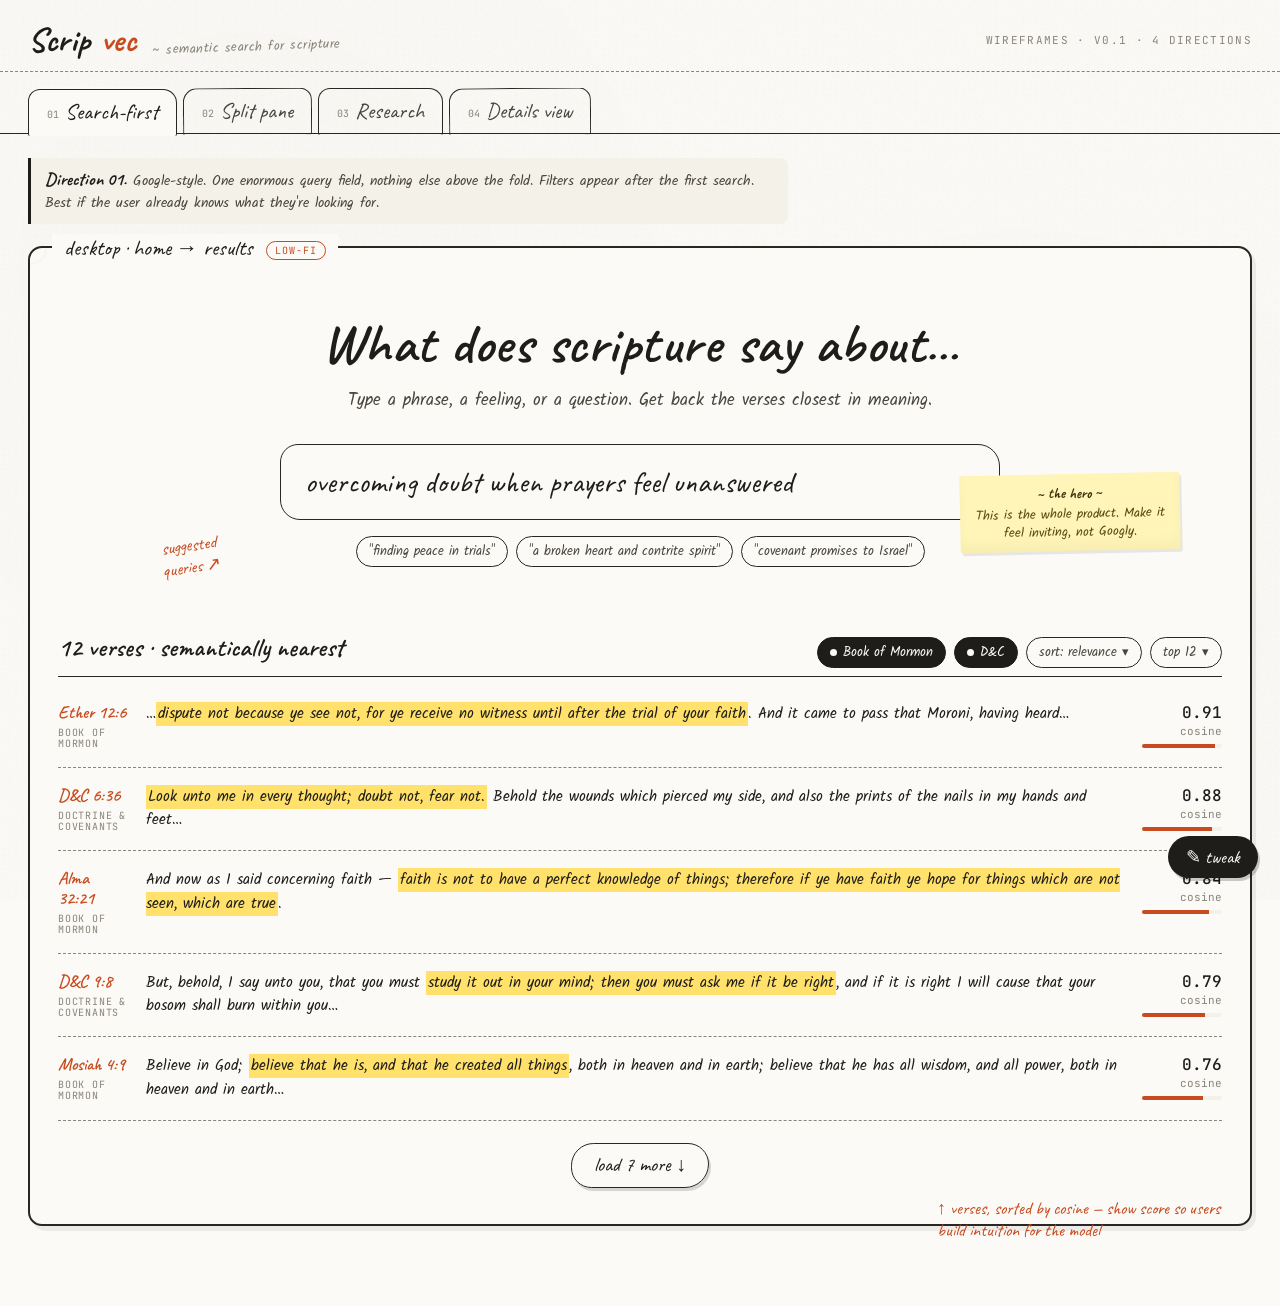
<file: apps/scripvec_webapp/wireframe/ScripVec Wireframes.html>
<!doctype html>
<html lang="en">
<head>
<meta charset="utf-8" />
<meta name="viewport" content="width=device-width,initial-scale=1" />
<title>ScripVec — Wireframes</title>
<link href="https://fonts.googleapis.com/css2?family=Caveat:wght@400;500;600;700&family=Kalam:wght@300;400;700&family=Gloria+Hallelujah&family=JetBrains+Mono:wght@400;500&display=swap" rel="stylesheet">
<link href="https://fonts.googleapis.com/icon?family=Material+Icons" rel="stylesheet">
<style>
  :root {
    --paper: #fbfaf6;
    --paper-2: #f4f1e8;
    --ink: #1f1d1a;
    --ink-2: #4a463f;
    --ink-3: #8a847a;
    --rule: #2a2622;
    --accent: #c84b1f;     /* sketch red marker */
    --accent-2: #2a5fb5;   /* blueprint blue */
    --highlight: #ffe16b;  /* yellow highlighter */
  }
  * { box-sizing: border-box; }
  html, body {
    margin: 0; padding: 0;
    background: var(--paper);
    color: var(--ink);
    font-family: 'Kalam', 'Caveat', sans-serif;
    font-size: 16px;
  }
  /* paper texture */
  body::before {
    content: ''; position: fixed; inset: 0; pointer-events: none; z-index: 0;
    background-image:
      radial-gradient(circle at 20% 30%, rgba(0,0,0,0.012) 0, transparent 40%),
      radial-gradient(circle at 80% 70%, rgba(0,0,0,0.012) 0, transparent 40%),
      url("data:image/svg+xml;utf8,<svg xmlns='http://www.w3.org/2000/svg' width='200' height='200'><filter id='n'><feTurbulence baseFrequency='0.85' numOctaves='2' seed='5'/><feColorMatrix values='0 0 0 0 0.1 0 0 0 0 0.09 0 0 0 0 0.08 0 0 0 0.04 0'/></filter><rect width='200' height='200' filter='url(%23n)'/></svg>");
  }

  .topbar {
    position: relative; z-index: 5;
    display: flex; align-items: center; justify-content: space-between;
    padding: 18px 28px 10px;
    border-bottom: 1.5px dashed var(--ink-3);
  }
  .brand {
    font-family: 'Caveat', cursive;
    font-size: 34px; font-weight: 700; letter-spacing: 0.5px;
    display: flex; align-items: baseline; gap: 10px;
  }
  .brand .vec { color: var(--accent); }
  .brand .tag {
    font-family: 'Kalam', sans-serif; font-size: 13px; color: var(--ink-3);
    font-weight: 400; transform: rotate(-2deg); padding-left: 6px;
  }
  .meta {
    font-family: 'JetBrains Mono', monospace;
    font-size: 11px; color: var(--ink-3);
    text-transform: uppercase; letter-spacing: 0.12em;
  }

  .tabs {
    position: relative; z-index: 5;
    display: flex; gap: 6px; padding: 14px 28px 0;
    border-bottom: 1.5px solid var(--rule);
    flex-wrap: wrap;
  }
  .tab {
    font-family: 'Caveat', cursive;
    font-size: 22px;
    background: transparent;
    border: 1.5px solid var(--rule);
    border-bottom: none;
    border-radius: 12px 14px 2px 2px;
    padding: 8px 18px 10px;
    cursor: pointer;
    color: var(--ink-2);
    transform: translateY(2px);
    transition: all 120ms ease;
    position: relative;
  }
  .tab:nth-child(2n) { transform: translateY(2px) rotate(-0.4deg); border-radius: 14px 12px 2px 2px; }
  .tab:hover { background: var(--paper-2); color: var(--ink); }
  .tab.active {
    background: var(--paper);
    color: var(--ink);
    transform: translateY(3px);
    box-shadow: 0 -2px 0 var(--paper);
    z-index: 2;
  }
  .tab .num {
    font-family: 'JetBrains Mono', monospace;
    font-size: 10px; color: var(--ink-3);
    margin-right: 6px; vertical-align: middle;
  }

  .stage {
    position: relative; z-index: 4;
    padding: 24px 28px 80px;
    max-width: 1280px; margin: 0 auto;
  }

  .scene {
    display: none;
  }
  .scene.active { display: block; }

  /* -------- shared sketch primitives -------- */
  .annotation {
    font-family: 'Caveat', cursive;
    color: var(--accent);
    font-size: 18px;
    transform: rotate(-2deg);
    display: inline-block;
  }
  .arrow {
    font-family: 'Caveat', cursive; color: var(--accent); font-size: 22px;
  }
  .sticky {
    background: #fff5b8;
    padding: 10px 14px;
    font-family: 'Kalam', sans-serif; font-size: 13px;
    color: #5a4a10;
    box-shadow: 2px 3px 0 rgba(0,0,0,0.08), inset 0 -8px 12px rgba(0,0,0,0.03);
    transform: rotate(-1.2deg);
    border-radius: 2px;
    max-width: 220px;
    line-height: 1.35;
  }
  .sticky b { display: block; font-family: 'Caveat', cursive; font-size: 15px; margin-bottom: 2px; color: #3a3208; }

  .sketch-frame {
    border: 2px solid var(--rule);
    border-radius: 14px;
    background: var(--paper);
    padding: 28px;
    position: relative;
    box-shadow: 4px 5px 0 rgba(0,0,0,0.06);
  }
  .sketch-frame::before {
    /* hand-drawn corner wobble */
    content: ''; position: absolute; inset: 0; pointer-events: none;
    border-radius: 14px;
    background:
      radial-gradient(circle at 0 0, transparent 14px, rgba(0,0,0,0.02) 16px, transparent 18px);
  }
  .frame-label {
    position: absolute; top: -14px; left: 22px;
    background: var(--paper);
    padding: 0 12px;
    font-family: 'Caveat', cursive; font-size: 22px;
    color: var(--ink);
  }
  .frame-label .pill {
    font-family: 'JetBrains Mono', monospace; font-size: 10px; color: var(--accent);
    background: var(--paper); border: 1px solid var(--accent); border-radius: 99px;
    padding: 2px 8px; margin-left: 8px; vertical-align: middle;
    text-transform: uppercase; letter-spacing: 0.1em;
  }

  /* placeholder line */
  .ph-line {
    height: 10px; border-radius: 3px;
    background: repeating-linear-gradient(90deg,
      var(--ink-3) 0 6px, transparent 6px 10px);
    opacity: 0.5;
  }
  .ph-line.short { width: 40%; }
  .ph-line.med { width: 70%; }
  .ph-line.long { width: 92%; }
  .ph-block {
    background: repeating-linear-gradient(135deg,
      var(--ink-3) 0 1px, transparent 1px 8px);
    opacity: 0.35;
    border-radius: 4px;
  }

  /* sketchy button */
  .btn {
    font-family: 'Caveat', cursive;
    font-size: 20px;
    background: var(--ink);
    color: var(--paper);
    border: none;
    padding: 8px 22px 10px;
    border-radius: 30px 28px 32px 27px;
    cursor: pointer;
    box-shadow: 2px 3px 0 rgba(0,0,0,0.15);
    display: inline-block;
  }
  .btn.ghost {
    background: transparent;
    color: var(--ink);
    border: 1.5px solid var(--rule);
  }
  .btn.accent { background: var(--accent); }

  /* sketchy input */
  .input {
    border: 1.8px solid var(--rule);
    background: var(--paper);
    border-radius: 12px 14px 11px 13px;
    padding: 14px 18px;
    font-family: 'Kalam', sans-serif;
    font-size: 17px;
    color: var(--ink);
    width: 100%;
  }
  .input.big {
    font-family: 'Caveat', cursive;
    font-size: 30px;
    padding: 18px 24px;
    border-radius: 18px 22px 16px 20px;
  }
  .input.big::placeholder { color: var(--ink-3); }
  .input::placeholder { color: var(--ink-3); }

  .chip {
    display: inline-flex; align-items: center; gap: 6px;
    border: 1.5px solid var(--rule);
    border-radius: 20px;
    padding: 4px 12px;
    font-family: 'Kalam', sans-serif; font-size: 13px;
    background: var(--paper);
    color: var(--ink-2);
    cursor: pointer;
  }
  .chip.on { background: var(--ink); color: var(--paper); border-color: var(--ink); }
  .chip .dot { width: 7px; height: 7px; border-radius: 50%; background: var(--accent); }
  .chip.on .dot { background: var(--paper); }

  /* result card */
  .verse {
    border-bottom: 1.5px dashed var(--ink-3);
    padding: 18px 0;
    display: grid;
    grid-template-columns: 70px 1fr 80px;
    gap: 18px;
    align-items: start;
  }
  .verse:last-child { border-bottom: none; }
  .ref {
    font-family: 'Caveat', cursive; font-weight: 600;
    font-size: 18px; color: var(--accent);
    line-height: 1.1;
  }
  .ref small {
    display: block; font-family: 'JetBrains Mono', monospace;
    font-size: 10px; color: var(--ink-3); font-weight: 400;
    margin-top: 4px; text-transform: uppercase; letter-spacing: 0.08em;
  }
  .verse-body {
    font-family: 'Kalam', sans-serif;
    font-size: 15px; line-height: 1.55; color: var(--ink);
  }
  .verse-body .hl { background: var(--highlight); padding: 0 2px; }
  .score {
    font-family: 'JetBrains Mono', monospace;
    font-size: 11px; color: var(--ink-3); text-align: right;
    line-height: 1.3;
  }
  .score b { display: block; font-size: 16px; color: var(--ink); font-weight: 500; }
  .score .bar {
    margin-top: 6px; height: 4px; background: var(--paper-2);
    border-radius: 2px; overflow: hidden;
  }
  .score .bar i { display: block; height: 100%; background: var(--accent); }

  /* --------- scene 1: search-first --------- */
  .s1-hero {
    text-align: center;
    padding: 60px 0 28px;
  }
  .s1-hero h1 {
    font-family: 'Caveat', cursive;
    font-weight: 600;
    font-size: 56px;
    margin: 0 0 8px;
    letter-spacing: 0.5px;
  }
  .s1-hero p {
    font-family: 'Kalam', sans-serif;
    color: var(--ink-2);
    font-size: 17px;
    margin: 0 0 30px;
  }
  .s1-search-wrap {
    max-width: 720px; margin: 0 auto;
    position: relative;
  }
  .s1-suggestions {
    display: flex; gap: 8px; flex-wrap: wrap; justify-content: center;
    margin-top: 16px;
  }
  .s1-results-head {
    display: flex; align-items: baseline; justify-content: space-between;
    margin: 36px 0 8px;
    border-bottom: 1.5px solid var(--rule);
    padding-bottom: 8px;
  }
  .s1-results-head h3 {
    font-family: 'Caveat', cursive; font-size: 26px; margin: 0; font-weight: 600;
  }
  .s1-filters {
    display: flex; gap: 8px; flex-wrap: wrap; align-items: center;
  }
  .s1-annot { position: absolute; }

  /* --------- scene 2: split pane --------- */
  .s2 { display: grid; grid-template-columns: 280px 1fr; gap: 24px; }
  .s2-side {
    border-right: 1.5px dashed var(--ink-3);
    padding-right: 22px;
  }
  .s2-side h4 {
    font-family: 'Caveat', cursive; font-size: 22px;
    margin: 0 0 10px; font-weight: 600;
  }
  .s2-side h4 .count {
    font-family: 'JetBrains Mono', monospace; font-size: 10px;
    color: var(--ink-3); margin-left: 6px;
  }
  .s2-side .group { margin-bottom: 22px; }
  .s2-side .row {
    display: flex; align-items: center; gap: 8px;
    padding: 5px 0;
    font-family: 'Kalam', sans-serif; font-size: 14px;
    color: var(--ink-2);
  }
  .s2-side .row .box {
    width: 14px; height: 14px;
    border: 1.5px solid var(--rule); border-radius: 3px;
    display: inline-block; flex-shrink: 0;
    position: relative;
  }
  .s2-side .row.checked .box::after {
    content: '✓'; position: absolute; inset: -2px 0 0 1px;
    color: var(--accent); font-family: 'Caveat', cursive; font-size: 16px;
  }
  .s2-side .row .num {
    margin-left: auto;
    font-family: 'JetBrains Mono', monospace; font-size: 10px;
    color: var(--ink-3);
  }
  .s2-side .slider-row {
    margin-top: 6px;
  }
  .slider-track {
    height: 6px; background: var(--paper-2); border-radius: 3px;
    position: relative; margin: 12px 4px 6px;
  }
  .slider-track i {
    position: absolute; left: 0; top: 0; bottom: 0;
    background: var(--ink); border-radius: 3px;
  }
  .slider-track .knob {
    position: absolute; top: 50%; transform: translate(-50%, -50%);
    width: 16px; height: 16px; border-radius: 50%;
    background: var(--paper); border: 2px solid var(--ink);
  }
  .s2-main .qbar {
    display: flex; gap: 10px; margin-bottom: 10px;
  }
  .s2-main .qbar .input { flex: 1; }
  .s2-result-meta {
    font-family: 'JetBrains Mono', monospace; font-size: 11px;
    color: var(--ink-3); text-transform: uppercase; letter-spacing: 0.1em;
    padding-bottom: 12px; border-bottom: 1.5px dashed var(--ink-3);
    display: flex; justify-content: space-between;
  }

  /* --------- scene 3: conversational + notes list --------- */
  .s3-wrap {
    display: grid;
    grid-template-columns: 260px 1fr 240px;
    gap: 20px;
    align-items: stretch;
  }
  .s3 {
    position: relative;
  }
  .s3-thread {
    border: 2px solid var(--rule);
    border-radius: 18px;
    background: var(--paper);
    padding: 24px 28px;
    box-shadow: 4px 5px 0 rgba(0,0,0,0.06);
    min-height: 520px;
  }
  .msg { margin-bottom: 22px; max-width: 80%; }
  .msg.you {
    margin-left: auto;
    background: var(--ink);
    color: var(--paper);
    border-radius: 18px 18px 4px 18px;
    padding: 12px 18px;
    font-family: 'Caveat', cursive; font-size: 22px;
  }
  .msg.bot .label {
    font-family: 'JetBrains Mono', monospace; font-size: 10px;
    color: var(--ink-3); text-transform: uppercase; letter-spacing: 0.12em;
    margin-bottom: 6px;
  }
  .msg.bot .verses {
    border-left: 3px solid var(--accent); padding-left: 14px;
  }
  .msg.bot .v {
    margin-bottom: 14px;
    position: relative;
    padding: 6px 8px 6px 0;
    border-radius: 6px;
  }
  .msg.bot .v:hover { background: rgba(200,75,31,0.04); }
  .msg.bot .v .pin-btn {
    position: absolute; top: 4px; right: 4px;
    width: 28px; height: 28px;
    border-radius: 50%;
    border: 1.5px solid var(--accent);
    background: var(--paper);
    color: var(--accent);
    cursor: pointer;
    display: none;
    align-items: center; justify-content: center;
    box-shadow: 1px 2px 0 rgba(0,0,0,0.08);
    padding: 0;
  }
  .msg.bot .v .pin-btn .material-icons {
    font-size: 18px; line-height: 1;
  }
  .msg.bot .v:hover .pin-btn { display: flex; }
  .msg.bot .v.pinned .pin-btn {
    display: flex;
    background: var(--accent); color: var(--paper);
  }
  .msg.bot .v .ref-line {
    font-family: 'Caveat', cursive; font-size: 18px; color: var(--accent);
    font-weight: 600; margin-bottom: 4px;
  }
  .msg.bot .v .ref-line .sc {
    font-family: 'JetBrains Mono', monospace; font-size: 10px;
    color: var(--ink-3); margin-left: 8px;
  }
  .msg.bot .v .body {
    font-family: 'Kalam', sans-serif; font-size: 15px; line-height: 1.5;
  }
  .msg.bot .followup {
    margin-top: 14px;
    display: flex; gap: 8px; flex-wrap: wrap;
  }
  .s3-composer {
    margin-top: 16px;
    display: flex; gap: 10px; align-items: center;
    border: 1.8px solid var(--rule);
    border-radius: 30px 32px 28px 30px;
    padding: 8px 8px 8px 18px;
    background: var(--paper);
  }
  .s3-composer input {
    flex: 1; border: none; background: transparent; outline: none;
    font-family: 'Caveat', cursive; font-size: 22px; color: var(--ink);
  }
  .s3-composer input::placeholder { color: var(--ink-3); }

  /* notes & verses list (LEFT) */
  .nv-panel {
    border: 2px solid var(--rule);
    border-radius: 14px;
    background: var(--paper);
    box-shadow: 3px 4px 0 rgba(0,0,0,0.06);
    padding: 14px 14px 12px;
    display: flex; flex-direction: column;
    height: 100%;
  }
  .nv-head {
    font-family: 'Caveat', cursive; font-size: 22px; font-weight: 600;
    margin-bottom: 2px; display: flex; justify-content: space-between; align-items: baseline;
  }
  .nv-head .ct {
    font-family: 'JetBrains Mono', monospace; font-size: 10px;
    color: var(--ink-3); font-weight: 400;
  }
  .nv-title {
    font-family: 'Kalam', sans-serif; font-size: 13px;
    color: var(--ink-2); font-style: italic;
    border-bottom: 1px dashed var(--ink-3);
    padding-bottom: 6px; margin-bottom: 10px;
  }
  .nv-title .dot { color: var(--accent); font-size: 14px; margin-left: 4px; }
  .nv-list { flex: 1; overflow-y: auto; }
  .nv-item {
    padding: 8px 8px 8px 22px;
    margin-bottom: 8px;
    border-radius: 6px;
    font-family: 'Kalam', sans-serif;
    font-size: 13px; line-height: 1.4;
    color: var(--ink);
    position: relative;
    border: 1px solid transparent;
    display: block;
  }
  .nv-item.verse .ref-line {
    font-family: 'Caveat', cursive; font-size: 16px; color: var(--accent);
    font-weight: 600; margin-bottom: 3px; display: block;
  }
  .nv-item.verse .body {
    color: var(--ink-2); display: block;
  }
  .nv-item:hover { background: var(--paper-2); }
  .nv-item .marker {
    position: absolute; left: 4px; top: 8px;
    font-family: 'JetBrains Mono', monospace; font-size: 10px;
    color: var(--ink-3); text-transform: uppercase;
  }
  .nv-item.verse .marker { color: var(--accent); }
  .nv-item.note {
    background: rgba(255,225,107,0.25);
    border-color: rgba(200,170,20,0.3);
    font-family: 'Caveat', cursive;
    font-size: 16px;
    color: #3a3208;
    outline: none;
  }
  .nv-item.note:focus { background: rgba(255,225,107,0.55); border-color: var(--accent); }
  .nv-item .rm {
    position: absolute; top: 4px; right: 6px;
    font-family: 'Kalam', sans-serif; font-size: 11px;
    color: var(--ink-3); cursor: pointer; display: none;
  }
  .nv-item:hover .rm { display: block; }
  .nv-item .rm:hover { color: var(--accent); }

  .nv-empty {
    padding: 30px 10px;
    text-align: center;
    font-family: 'Kalam', sans-serif;
    font-size: 13px; color: var(--ink-3);
    font-style: italic;
    line-height: 1.5;
  }
  .nv-actions {
    display: flex; gap: 6px; margin-top: 10px;
    padding-top: 10px; border-top: 1px dashed var(--ink-3);
    flex-wrap: wrap;
  }
  .nv-btn {
    flex: 1; min-width: 0;
    font-family: 'Caveat', cursive; font-size: 15px;
    background: var(--paper); border: 1.5px solid var(--rule);
    border-radius: 18px 20px 16px 19px;
    padding: 5px 10px 6px;
    cursor: pointer; color: var(--ink);
    white-space: nowrap;
  }
  .nv-btn.primary { background: var(--ink); color: var(--paper); border-color: var(--ink); }
  .nv-btn.accent { background: var(--accent); color: var(--paper); border-color: var(--accent); }

  /* saved lists (RIGHT) */
  .saved-panel {
    border: 1.5px dashed var(--ink-3);
    border-radius: 12px;
    padding: 14px 14px 12px;
    background: var(--paper);
    height: 100%;
    display: flex; flex-direction: column;
  }
  .saved-head {
    font-family: 'Caveat', cursive; font-size: 20px; font-weight: 600;
    margin-bottom: 10px;
    display: flex; justify-content: space-between; align-items: baseline;
  }
  .saved-head .ct {
    font-family: 'JetBrains Mono', monospace; font-size: 10px;
    color: var(--ink-3); font-weight: 400;
  }
  .saved-item {
    padding: 10px 10px 10px;
    border: 1.2px solid var(--ink-3);
    border-radius: 8px;
    margin-bottom: 8px;
    cursor: pointer;
    background: var(--paper);
  }
  .saved-item:hover { background: var(--paper-2); border-color: var(--rule); }
  .saved-item.active { border-color: var(--accent); background: rgba(200,75,31,0.04); }
  .saved-item .name {
    font-family: 'Caveat', cursive; font-size: 17px; font-weight: 600;
    color: var(--ink); margin-bottom: 2px;
  }
  .saved-item .meta {
    font-family: 'JetBrains Mono', monospace; font-size: 10px;
    color: var(--ink-3); text-transform: uppercase; letter-spacing: 0.08em;
  }

  /* --------- scene 4: reader-style --------- */
  .s4 { display: grid; grid-template-columns: 260px 1fr 320px; gap: 24px; }
  .s4-results {
    border-right: 1.5px dashed var(--ink-3);
    padding-right: 18px;
    max-height: 820px;
    overflow-y: auto;
  }
  .s4-results .rhead {
    font-family: 'Caveat', cursive; font-size: 20px;
    display: flex; justify-content: space-between; align-items: baseline;
    margin-bottom: 4px;
  }
  .s4-results .rhead .ct {
    font-family: 'JetBrains Mono', monospace; font-size: 10px;
    color: var(--ink-3); font-weight: 400;
  }
  .s4-results .query {
    font-family: 'Kalam', sans-serif; font-size: 12px;
    color: var(--ink-2); font-style: italic;
    padding: 6px 10px; background: var(--paper-2); border-radius: 6px;
    margin-bottom: 12px; line-height: 1.35;
  }
  .s4-results .query b { font-style: normal; color: var(--ink-3); font-family: 'JetBrains Mono', monospace; font-size: 9px; text-transform: uppercase; letter-spacing: 0.1em; display: block; margin-bottom: 2px; font-weight: 500; }
  .s4-res {
    padding: 10px 10px 12px;
    border-radius: 8px;
    border: 1.5px solid transparent;
    margin-bottom: 4px;
    cursor: pointer;
  }
  .s4-res:hover { background: var(--paper-2); }
  .s4-res.active { background: var(--paper-2); border-color: var(--accent); }
  .s4-res .top {
    display: flex; justify-content: space-between; align-items: baseline;
    margin-bottom: 3px;
  }
  .s4-res .top .r {
    font-family: 'Caveat', cursive; font-weight: 600;
    font-size: 15px; color: var(--accent);
  }
  .s4-res .top .s {
    font-family: 'JetBrains Mono', monospace; font-size: 10px;
    color: var(--ink-3);
  }
  .s4-res.active .top .s { color: var(--accent); font-weight: 500; }
  .s4-res .snip {
    font-family: 'Kalam', sans-serif; font-size: 13px;
    color: var(--ink-2); line-height: 1.4;
    display: -webkit-box; -webkit-line-clamp: 3; -webkit-box-orient: vertical;
    overflow: hidden;
  }
  .s4-reader {
    border: 2px solid var(--rule); border-radius: 14px;
    padding: 32px 36px; background: var(--paper);
    box-shadow: 4px 5px 0 rgba(0,0,0,0.06);
  }
  .s4-reader .breadcrumb {
    font-family: 'JetBrains Mono', monospace; font-size: 11px;
    color: var(--ink-3); text-transform: uppercase; letter-spacing: 0.12em;
    margin-bottom: 6px;
  }
  .s4-reader h2 {
    font-family: 'Caveat', cursive; font-size: 38px; margin: 0 0 18px;
    font-weight: 600;
  }
  .s4-chapter p {
    font-family: 'Kalam', sans-serif; font-size: 16px; line-height: 1.7;
    color: var(--ink); margin: 0 0 12px;
    text-indent: 1.4em;
  }
  .s4-chapter p .vn {
    font-family: 'JetBrains Mono', monospace; font-size: 10px;
    color: var(--accent); vertical-align: super;
    margin-right: 4px; font-weight: 500;
  }
  .s4-chapter p.focus {
    background: linear-gradient(transparent 60%, rgba(255,225,107,0.45) 60%);
    padding: 4px 6px; margin-left: -6px;
    border-left: 3px solid var(--accent);
    padding-left: 12px;
    text-indent: 0;
  }
  .s4-side .panel {
    border: 1.5px dashed var(--ink-3);
    border-radius: 12px;
    padding: 18px 18px 14px;
    margin-bottom: 18px;
    min-height: 820px;
  }
  .s4-side .panel h5 {
    font-family: 'Caveat', cursive; font-size: 20px; margin: 0 0 10px;
    display: flex; align-items: center; justify-content: space-between;
    font-weight: 600;
  }
  .s4-side .panel h5 .ct {
    font-family: 'JetBrains Mono', monospace; font-size: 10px;
    color: var(--ink-3); font-weight: 400;
  }
  .s4-side .similar-row {
    padding: 10px 0;
    border-bottom: 1px dashed var(--ink-3);
  }
  .s4-side .similar-row:last-child { border-bottom: none; }
  .s4-side .similar-row .r {
    font-family: 'Caveat', cursive; font-weight: 600; color: var(--accent);
    font-size: 15px; display: flex; justify-content: space-between;
  }
  .s4-side .similar-row .r span:last-child {
    font-family: 'JetBrains Mono', monospace; font-size: 10px; color: var(--ink-3);
    font-weight: 400;
  }
  .s4-side .similar-row .b {
    font-family: 'Kalam', sans-serif; font-size: 13px; color: var(--ink-2);
    line-height: 1.45; margin-top: 4px;
  }

  /* --------- floating tweaks panel --------- */
  .tweaks {
    position: fixed; right: 22px; bottom: 22px; z-index: 20;
    width: 280px;
    background: #fff5b8;
    border-radius: 4px;
    box-shadow: 4px 6px 0 rgba(0,0,0,0.12);
    padding: 16px 18px 14px;
    transform: rotate(-1deg);
    display: none;
  }
  .tweaks.open { display: block; }
  .tweaks h4 {
    font-family: 'Caveat', cursive; font-size: 22px; margin: 0 0 10px;
    color: #3a3208;
    display: flex; justify-content: space-between; align-items: center;
  }
  .tweaks h4 .x {
    font-family: 'Kalam', sans-serif; font-size: 14px; cursor: pointer;
    color: #5a4a10;
  }
  .tweaks .tw-row {
    margin-bottom: 12px;
    font-family: 'Kalam', sans-serif; font-size: 13px; color: #3a3208;
  }
  .tweaks .tw-row label {
    display: block; margin-bottom: 4px;
    font-family: 'Caveat', cursive; font-size: 16px;
  }
  .tweaks .tw-row .opts { display: flex; gap: 4px; flex-wrap: wrap; }
  .tweaks .tw-row .opt {
    border: 1.2px solid #5a4a10;
    padding: 3px 9px; border-radius: 99px;
    cursor: pointer;
    font-size: 12px;
    background: rgba(255,255,255,0.4);
  }
  .tweaks .tw-row .opt.on { background: #3a3208; color: #fff5b8; border-color: #3a3208; }

  .tweaks-toggle {
    position: fixed; right: 22px; bottom: 22px; z-index: 19;
    background: var(--ink); color: var(--paper);
    border: none;
    font-family: 'Caveat', cursive; font-size: 18px;
    padding: 10px 18px;
    border-radius: 30px;
    cursor: pointer;
    box-shadow: 2px 3px 0 rgba(0,0,0,0.2);
  }

  /* misc */
  .row-flex { display: flex; gap: 10px; align-items: center; }
  .spacer-sm { height: 12px; } .spacer-md { height: 24px; } .spacer-lg { height: 40px; }

  .doodle-arrow {
    position: absolute;
    font-family: 'Caveat', cursive;
    color: var(--accent);
    font-size: 22px;
    line-height: 1.1;
  }
  .doodle-arrow svg { display: block; }

  /* small help text under each scene */
  .scene-intro {
    font-family: 'Kalam', sans-serif;
    font-size: 14px; color: var(--ink-2);
    margin: 0 0 22px;
    padding: 10px 14px;
    background: var(--paper-2);
    border-left: 3px solid var(--ink);
    border-radius: 0 8px 8px 0;
    max-width: 760px;
  }
  .scene-intro b { font-family: 'Caveat', cursive; font-size: 18px; color: var(--ink); }
</style>
</head>
<body>

<div class="topbar">
  <div class="brand">
    Scrip<span class="vec">vec</span>
    <span class="tag">~ semantic search for scripture</span>
  </div>
  <div class="meta">wireframes · v0.1 · 4 directions</div>
</div>

<div class="tabs" id="tabs">
  <button class="tab active" data-scene="s1"><span class="num">01</span>Search-first</button>
  <button class="tab" data-scene="s2"><span class="num">02</span>Split pane</button>
  <button class="tab" data-scene="s3"><span class="num">03</span>Research</button>
  <button class="tab" data-scene="s4"><span class="num">04</span>Details view</button>
</div>

<div class="stage">

  <!-- ===================== SCENE 1: SEARCH-FIRST ===================== -->
  <section class="scene active" id="s1" data-screen-label="01 Search-first">
    <p class="scene-intro"><b>Direction 01.</b> Google-style. One enormous query field, nothing else above the fold. Filters appear after the first search. Best if the user already knows what they're looking for.</p>

    <div class="sketch-frame" style="padding: 0 28px 36px;">
      <span class="frame-label">desktop · home → results <span class="pill">low-fi</span></span>

      <div class="s1-hero">
        <h1>What does scripture say about…</h1>
        <p>Type a phrase, a feeling, or a question. Get back the verses closest in meaning.</p>

        <div class="s1-search-wrap">
          <input class="input big" placeholder="overcoming doubt when prayers feel unanswered" value="overcoming doubt when prayers feel unanswered" />
          <div class="s1-suggestions">
            <span class="chip">"finding peace in trials"</span>
            <span class="chip">"a broken heart and contrite spirit"</span>
            <span class="chip">"covenant promises to Israel"</span>
          </div>

          <!-- doodle annotation -->
          <div class="s1-annot" style="right: -180px; top: 30px;">
            <div class="sticky"><b>~ the hero ~</b>This is the whole product. Make it feel inviting, not Googly.</div>
          </div>
          <div class="s1-annot" style="left: -120px; top: 90px;">
            <span class="annotation" style="transform: rotate(-8deg);">suggested<br>queries ↗</span>
          </div>
        </div>
      </div>

      <div class="s1-results-head">
        <h3>12 verses · semantically nearest</h3>
        <div class="s1-filters">
          <span class="chip on"><span class="dot"></span>Book of Mormon</span>
          <span class="chip on"><span class="dot"></span>D&amp;C</span>
          <span class="chip">sort: relevance ▾</span>
          <span class="chip">top 12 ▾</span>
        </div>
      </div>

      <!-- results -->
      <div class="verse">
        <div class="ref">Ether 12:6<small>Book of Mormon</small></div>
        <div class="verse-body">…<span class="hl">dispute not because ye see not, for ye receive no witness until after the trial of your faith</span>. And it came to pass that Moroni, having heard…</div>
        <div class="score"><b>0.91</b>cosine<div class="bar"><i style="width: 91%"></i></div></div>
      </div>
      <div class="verse">
        <div class="ref">D&amp;C 6:36<small>Doctrine &amp; Covenants</small></div>
        <div class="verse-body"><span class="hl">Look unto me in every thought; doubt not, fear not.</span> Behold the wounds which pierced my side, and also the prints of the nails in my hands and feet…</div>
        <div class="score"><b>0.88</b>cosine<div class="bar"><i style="width: 88%"></i></div></div>
      </div>
      <div class="verse">
        <div class="ref">Alma 32:21<small>Book of Mormon</small></div>
        <div class="verse-body">And now as I said concerning faith — <span class="hl">faith is not to have a perfect knowledge of things; therefore if ye have faith ye hope for things which are not seen, which are true</span>.</div>
        <div class="score"><b>0.84</b>cosine<div class="bar"><i style="width: 84%"></i></div></div>
      </div>
      <div class="verse">
        <div class="ref">D&amp;C 9:8<small>Doctrine &amp; Covenants</small></div>
        <div class="verse-body">But, behold, I say unto you, that you must <span class="hl">study it out in your mind; then you must ask me if it be right</span>, and if it is right I will cause that your bosom shall burn within you…</div>
        <div class="score"><b>0.79</b>cosine<div class="bar"><i style="width: 79%"></i></div></div>
      </div>
      <div class="verse">
        <div class="ref">Mosiah 4:9<small>Book of Mormon</small></div>
        <div class="verse-body">Believe in God; <span class="hl">believe that he is, and that he created all things</span>, both in heaven and in earth; believe that he has all wisdom, and all power, both in heaven and in earth…</div>
        <div class="score"><b>0.76</b>cosine<div class="bar"><i style="width: 76%"></i></div></div>
      </div>

      <div style="text-align:center; margin-top: 22px;">
        <button class="btn ghost">load 7 more ↓</button>
      </div>

      <!-- bottom annotation -->
      <div style="position: absolute; right: 30px; bottom: -20px; transform: rotate(2deg);">
        <span class="annotation">↑ verses, sorted by cosine — show score so users<br>build intuition for the model</span>
      </div>
    </div>
  </section>

  <!-- ===================== SCENE 2: SPLIT PANE ===================== -->
  <section class="scene" id="s2" data-screen-label="02 Split pane">
    <p class="scene-intro"><b>Direction 02.</b> Power-user view. Filters live permanently on the left, results stream into the right. Every knob the CLI exposes — top-k, threshold, volume, book — is visible at all times.</p>

    <div class="sketch-frame">
      <span class="frame-label">desktop · power view <span class="pill">low-fi</span></span>

      <div class="s2">
        <aside class="s2-side">
          <h4>Filters <span class="count">— 4 active</span></h4>

          <div class="group">
            <div style="font-family: 'Caveat', cursive; font-size: 16px; color: var(--ink-3); margin-bottom: 4px;">VOLUME</div>
            <div class="row checked"><span class="box"></span>Book of Mormon <span class="num">6,604</span></div>
            <div class="row checked"><span class="box"></span>Doctrine &amp; Covenants <span class="num">3,654</span></div>
            <div class="row"><span class="box"></span>Pearl of Great Price <span class="num">— soon</span></div>
            <div class="row"><span class="box"></span>Old Testament <span class="num">— soon</span></div>
          </div>

          <div class="group">
            <div style="font-family: 'Caveat', cursive; font-size: 16px; color: var(--ink-3); margin-bottom: 4px;">BOOK</div>
            <div class="row"><span class="box"></span>1 Nephi</div>
            <div class="row checked"><span class="box"></span>Alma</div>
            <div class="row"><span class="box"></span>3 Nephi</div>
            <div class="row checked"><span class="box"></span>Moroni</div>
            <div class="row" style="color: var(--ink-3); font-style: italic;">+ 11 more…</div>
          </div>

          <div class="group">
            <div style="font-family: 'Caveat', cursive; font-size: 16px; color: var(--ink-3); margin-bottom: 4px;">TOP-K</div>
            <div class="slider-row">
              <div class="slider-track"><i style="width: 30%"></i><span class="knob" style="left: 30%"></span></div>
              <div style="display:flex;justify-content:space-between;font-family:'JetBrains Mono',monospace;font-size:10px;color:var(--ink-3);">
                <span>5</span><span>15</span><span>50</span>
              </div>
            </div>
          </div>

          <div class="group">
            <div style="font-family: 'Caveat', cursive; font-size: 16px; color: var(--ink-3); margin-bottom: 4px;">SIMILARITY ≥</div>
            <div class="slider-row">
              <div class="slider-track"><i style="width: 65%"></i><span class="knob" style="left: 65%"></span></div>
              <div style="display:flex;justify-content:space-between;font-family:'JetBrains Mono',monospace;font-size:10px;color:var(--ink-3);">
                <span>0.0</span><span>0.65</span><span>1.0</span>
              </div>
            </div>
          </div>

          <button class="btn ghost" style="margin-top: 10px; font-size: 16px;">reset all</button>

          <div class="sticky" style="margin-top: 24px;">
            <b>~ note ~</b>Mirror every CLI flag here. Power users will compare to their terminal.</div>
        </aside>

        <main class="s2-main">
          <div class="qbar">
            <input class="input" value="being a peacemaker among contention" placeholder="search…" />
            <button class="btn">search</button>
          </div>

          <div style="display:flex; gap:6px; margin-bottom: 14px; flex-wrap: wrap;">
            <span class="chip on"><span class="dot"></span>BoM</span>
            <span class="chip on"><span class="dot"></span>D&amp;C</span>
            <span class="chip">books: Alma + Moroni ⓧ</span>
            <span class="chip">k=15</span>
            <span class="chip">≥ 0.65</span>
          </div>

          <div class="s2-result-meta">
            <span>15 results · 38ms · model: text-embedding-3-large</span>
            <span>export ↓</span>
          </div>

          <div class="verse">
            <div class="ref">Alma 38:12<small>BoM · Alma to Shiblon</small></div>
            <div class="verse-body"><span class="hl">Use boldness, but not overbearance; and also see that ye bridle all your passions</span>, that ye may be filled with love; see that ye refrain from idleness.</div>
            <div class="score"><b>0.89</b>cosine<div class="bar"><i style="width: 89%"></i></div></div>
          </div>
          <div class="verse">
            <div class="ref">3 Nephi 11:29<small>BoM · Christ in Bountiful</small></div>
            <div class="verse-body">For verily, verily I say unto you, <span class="hl">he that hath the spirit of contention is not of me, but is of the devil</span>, who is the father of contention…</div>
            <div class="score"><b>0.87</b>cosine<div class="bar"><i style="width: 87%"></i></div></div>
          </div>
          <div class="verse">
            <div class="ref">D&amp;C 19:23<small>D&amp;C · to Martin Harris</small></div>
            <div class="verse-body">Learn of me, and listen to my words; <span class="hl">walk in the meekness of my Spirit, and you shall have peace in me</span>.</div>
            <div class="score"><b>0.83</b>cosine<div class="bar"><i style="width: 83%"></i></div></div>
          </div>
          <div class="verse">
            <div class="ref">Moroni 7:48<small>BoM · charity</small></div>
            <div class="verse-body">…pray unto the Father with all the energy of heart, that ye may be filled with this love, which he hath bestowed upon all who are true followers of his Son…</div>
            <div class="score"><b>0.78</b>cosine<div class="bar"><i style="width: 78%"></i></div></div>
          </div>
          <div class="verse">
            <div class="ref">Mosiah 4:13<small>BoM · King Benjamin</small></div>
            <div class="verse-body">And ye will not have a mind to injure one another, but to live peaceably, and to render to every man according to that which is his due.</div>
            <div class="score"><b>0.74</b>cosine<div class="bar"><i style="width: 74%"></i></div></div>
          </div>
        </main>
      </div>
    </div>
  </section>

  <!-- ===================== SCENE 3: CONVERSATIONAL ===================== -->
  <section class="scene" id="s3" data-screen-label="03 Research">
    <p class="scene-intro"><b>Direction 03 · Research.</b> Every turn is just another search — queries stack up as a thread so you can scan across multiple searches at once. Hover any verse to pin it to the <b>Notes &amp; Verses</b> list on the left. Add freeform notes interleaved between pinned verses. Save lists (appear in right rail), re-open to edit, or export.</p>

    <div class="s3-wrap">

      <!-- LEFT: Notes & Verses list -->
      <aside class="nv-panel">
        <div class="nv-head">Notes &amp; Verses <span class="ct" id="nvCount">2 items</span></div>
        <div class="nv-title" id="nvTitle">Untitled list <span class="dot" id="nvDirty">●</span></div>

        <div class="nv-list" id="nvList">
          <div class="nv-item verse">
            <span class="marker">v.</span>
            <div class="ref-line">D&amp;C 42:45</div>
            <div class="body">Thou shalt live together in love, insomuch that thou shalt weep for the loss of them that die…</div>
            <span class="rm" data-rm>remove</span>
          </div>
          <div class="nv-item note" contenteditable="true" spellcheck="false">remember to read Elder Holland's talk on grief — this ties in
            <span class="rm" data-rm>remove</span>
          </div>
        </div>

        <div class="nv-actions">
          <button class="nv-btn" id="addNote">+ note</button>
          <button class="nv-btn primary" id="saveList">save</button>
          <button class="nv-btn accent" id="exportList">export</button>
        </div>
      </aside>

      <!-- CENTER: conversation -->
      <div class="s3">
        <div class="s3-thread" id="s3Thread">
          <div class="msg you">comfort for someone grieving the loss of a child</div>

          <div class="msg bot">
            <div class="label">↳ 5 nearest verses</div>
            <div class="verses">
              <div class="v pinned" data-ref="D&amp;C 42:45" data-body="Thou shalt live together in love, insomuch that thou shalt weep for the loss of them that die, and more especially for those that have not hope of a glorious resurrection.">
                <button class="pin-btn" title="pin to list"><span class="material-icons">check</span></button>
                <div class="ref-line">D&amp;C 42:45 <span class="sc">0.92</span></div>
                <div class="body">Thou shalt live together in love, insomuch that thou shalt weep for the loss of them that die, and more especially for those that have not hope of a glorious resurrection.</div>
              </div>
              <div class="v" data-ref="Mosiah 18:9" data-body="…willing to mourn with those that mourn; yea, and comfort those that stand in need of comfort, and to stand as witnesses of God at all times and in all things and in all places…">
                <button class="pin-btn" title="pin to list"><span class="material-icons">add</span></button>
                <div class="ref-line">Mosiah 18:9 <span class="sc">0.88</span></div>
                <div class="body">…willing to mourn with those that mourn; yea, and comfort those that stand in need of comfort, and to stand as witnesses of God at all times…</div>
              </div>
              <div class="v" data-ref="Alma 40:11–12" data-body="…the spirits of all men, as soon as they are departed from this mortal body, are taken home to that God who gave them life… into a state of happiness, which is called paradise, a state of rest…">
                <button class="pin-btn" title="pin to list"><span class="material-icons">add</span></button>
                <div class="ref-line">Alma 40:11–12 <span class="sc">0.85</span></div>
                <div class="body">…the spirits of all men, as soon as they are departed from this mortal body, are taken home to that God who gave them life… into a state of happiness, which is called paradise, a state of rest…</div>
              </div>
            </div>
            <div class="followup">
              <span class="chip">+ show 2 more</span>
              <span class="chip">open D&amp;C 42:45 →</span>
            </div>
          </div>

          <div class="msg you">verses about the resurrection of the body</div>

          <div class="msg bot">
            <div class="label">↳ 5 nearest verses</div>
            <div class="verses">
              <div class="v" data-ref="Alma 11:43" data-body="The spirit and the body shall be reunited again in its perfect form; both limb and joint shall be restored to its proper frame, even as we now are at this time…">
                <button class="pin-btn" title="pin to list"><span class="material-icons">add</span></button>
                <div class="ref-line">Alma 11:43 <span class="sc">0.90</span></div>
                <div class="body">The spirit and the body shall be reunited again in its perfect form; both limb and joint shall be restored to its proper frame…</div>
              </div>
              <div class="v" data-ref="Mosiah 16:8" data-body="But there is a resurrection, therefore the grave hath no victory, and the sting of death is swallowed up in Christ.">
                <button class="pin-btn" title="pin to list"><span class="material-icons">add</span></button>
                <div class="ref-line">Mosiah 16:8 <span class="sc">0.86</span></div>
                <div class="body">But there is a resurrection, therefore the grave hath no victory, and the sting of death is swallowed up in Christ.</div>
              </div>
            </div>
          </div>
        </div>

        <div class="s3-composer">
          <input placeholder="ask a follow-up…" />
          <button class="btn" id="s3Search">search →</button>
        </div>
      </div>

      <!-- RIGHT: saved lists -->
      <aside class="saved-panel">
        <div class="saved-head">Saved lists <span class="ct" id="savedCount">3</span></div>
        <div id="savedList">
          <div class="saved-item">
            <div class="name">Sunday school — grief</div>
            <div class="meta">7 items · apr 12</div>
          </div>
          <div class="saved-item">
            <div class="name">Faith vs. doubt</div>
            <div class="meta">12 items · apr 04</div>
          </div>
          <div class="saved-item">
            <div class="name">Atonement cross-refs</div>
            <div class="meta">22 items · mar 30</div>
          </div>
        </div>

        <div class="sticky" style="margin: 20px auto 0; transform: rotate(1.2deg);">
          <b>~ loading rule ~</b>If the current list has unsaved items, clicking a saved list saves the current one first, then loads.
        </div>
      </aside>
    </div>
  </section>

  <!-- ===================== SCENE 4: READER-IN-CONTEXT ===================== -->
  <section class="scene" id="s4" data-screen-label="04 Reader-in-context">
    <p class="scene-intro"><b>Direction 04 · the details view.</b> This is where you land when you click a verse on tabs 01–03. The clicked verse opens in its full chapter (center). Left pane keeps the original search results — click any to re-open it here. Right pane auto-runs a semantic search using the <i>current verse</i> as the query. Also has its own search bar for starting fresh.</p>

    <div class="sketch-frame" style="padding: 22px;">
      <span class="frame-label">desktop · details view (click a verse → here) <span class="pill">low-fi</span></span>

      <div class="row-flex" style="margin-bottom: 22px;">
        <input class="input" value="the worth of souls is great in the sight of God" />
        <button class="btn">search</button>
        <button class="btn ghost">filters</button>
        <span class="annotation" style="margin-left: 8px; white-space: nowrap;">↖ own search bar</span>
      </div>

      <div class="s4">
        <!-- LEFT: original search results -->
        <aside class="s4-results">
          <div class="rhead">Your search <span class="ct">12 verses</span></div>
          <div class="query"><b>query</b>the worth of souls is great in the sight of God</div>

          <div class="s4-res active">
            <div class="top"><span class="r">D&amp;C 18:10</span><span class="s">0.94 ●</span></div>
            <div class="snip">Remember the worth of souls is great in the sight of God; for, behold, the Lord your Redeemer suffered death in the flesh…</div>
          </div>
          <div class="s4-res">
            <div class="top"><span class="r">Mosiah 28:3</span><span class="s">0.88</span></div>
            <div class="snip">…they were desirous that salvation should be declared to every creature, for they could not bear that any human soul should perish…</div>
          </div>
          <div class="s4-res">
            <div class="top"><span class="r">Alma 31:35</span><span class="s">0.85</span></div>
            <div class="snip">Behold, O Lord, their souls are precious, and many of them are our brethren; therefore, give unto us, O Lord, power and wisdom…</div>
          </div>
          <div class="s4-res">
            <div class="top"><span class="r">Moroni 8:17</span><span class="s">0.82</span></div>
            <div class="snip">…I am filled with charity, which is everlasting love; wherefore, all children are alike unto me…</div>
          </div>
          <div class="s4-res">
            <div class="top"><span class="r">3 Nephi 17:7</span><span class="s">0.80</span></div>
            <div class="snip">Have ye any that are sick among you? Bring them hither. Have ye any that are lame, or blind, or halt, or maimed…</div>
          </div>
          <div class="s4-res">
            <div class="top"><span class="r">D&amp;C 121:34</span><span class="s">0.77</span></div>
            <div class="snip">Behold, there are many called, but few are chosen. And why are they not chosen?…</div>
          </div>
          <div class="s4-res">
            <div class="top"><span class="r">Alma 26:37</span><span class="s">0.75</span></div>
            <div class="snip">Now my brethren, we see that God is mindful of every people… yea, he numbereth his people…</div>
          </div>
          <div style="text-align:center; margin-top: 8px; font-family:'Kalam',sans-serif; font-size:12px; color: var(--ink-3);">+ 5 more ↓</div>
        </aside>

        <article class="s4-reader">
          <div class="breadcrumb">D&amp;C › Section 18 › verses 9–17</div>
          <h2>Doctrine &amp; Covenants 18</h2>

          <div class="s4-chapter">
            <p><span class="vn">8</span>And now, marvel not that I have called him unto mine own purpose, which purpose is known in me; wherefore, if he shall be diligent in keeping my commandments he shall be blessed unto eternal life…</p>

            <p class="focus"><span class="vn">10</span>Remember the worth of souls is great in the sight of God; <span style="background: var(--highlight); padding: 0 2px;">for, behold, the Lord your Redeemer suffered death in the flesh; wherefore he suffered the pain of all men, that all men might repent and come unto him.</span></p>

            <p><span class="vn">11</span>And he hath risen again from the dead, that he might bring all men unto him, on conditions of repentance.</p>

            <p><span class="vn">12</span>And how great is his joy in the soul that repenteth!</p>

            <p><span class="vn">13</span>Wherefore, you are called to cry repentance unto this people. And if it so be that you should labor all your days in crying repentance unto this people, and bring, save it be one soul unto me, how great shall be your joy with him in the kingdom of my Father!</p>

            <p><span class="vn">14</span>And now, if your joy will be great with one soul that you have brought unto me into the kingdom of my Father, how great will be your joy if you should bring many souls unto me!</p>
          </div>
        </article>

        <aside class="s4-side">
          <div class="panel" style="display: flex; flex-direction: column; height: 100%;">
            <h5>Semantically similar <span class="ct">9 found</span></h5>
            <div style="flex: 1; overflow-y: auto;">
            <div class="similar-row">
              <div class="r"><span>Mosiah 28:3</span><span>0.88</span></div>
              <div class="b">…they were desirous that salvation should be declared to every creature, for they could not bear that any human soul should perish…</div>
            </div>
            <div class="similar-row">
              <div class="r"><span>Alma 31:35</span><span>0.85</span></div>
              <div class="b">Behold, O Lord, their souls are precious, and many of them are our brethren; therefore, give unto us, O Lord, power and wisdom…</div>
            </div>
            <div class="similar-row">
              <div class="r"><span>D&amp;C 18:15</span><span>0.83</span></div>
              <div class="b">And if it so be that you should labor all your days in crying repentance…</div>
            </div>
            <div class="similar-row">
              <div class="r"><span>3 Nephi 17:7</span><span>0.79</span></div>
              <div class="b">Have ye any that are sick among you? Bring them hither. Have ye any that are lame, or blind, or halt, or maimed…</div>
            </div>
            <div class="similar-row">
              <div class="r"><span>Moroni 8:17</span><span>0.77</span></div>
              <div class="b">…I am filled with charity, which is everlasting love; wherefore, all children are alike unto me…</div>
            </div>
          </div>

            <div class="similar-row">
              <div class="r"><span>Alma 26:37</span><span>0.74</span></div>
              <div class="b">Now my brethren, we see that God is mindful of every people… yea, he numbereth his people, and his bowels of mercy are over all the earth…</div>
            </div>
            <div class="similar-row">
              <div class="r"><span>D&amp;C 18:15</span><span>0.72</span></div>
              <div class="b">And if it so be that you should labor all your days in crying repentance unto this people… how great shall be your joy…</div>
            </div>
            </div>
            <div class="sticky" style="margin: 14px auto 0;"><b>~ idea ~</b>Hovering a similar verse could highlight the matching phrases in the open chapter.</div>
          </div>
        </aside>
      </div>
    </div>
  </section>

</div>

<!-- TWEAKS -->
<button class="tweaks-toggle" id="tweaksToggle">✎ tweak</button>
<div class="tweaks" id="tweaksPanel">
  <h4>Tweaks <span class="x" id="closeTweaks">close ✕</span></h4>

  <div class="tw-row">
    <label>show similarity scores</label>
    <div class="opts" data-tw="scores">
      <span class="opt on" data-val="show">show</span>
      <span class="opt" data-val="hide">hide</span>
    </div>
  </div>

  <div class="tw-row">
    <label>highlight matched phrases</label>
    <div class="opts" data-tw="hl">
      <span class="opt on" data-val="yellow">yellow</span>
      <span class="opt" data-val="underline">underline</span>
      <span class="opt" data-val="off">off</span>
    </div>
  </div>

  <div class="tw-row">
    <label>annotations &amp; sticky notes</label>
    <div class="opts" data-tw="notes">
      <span class="opt on" data-val="show">show</span>
      <span class="opt" data-val="hide">hide</span>
    </div>
  </div>

  <div class="tw-row">
    <label>density</label>
    <div class="opts" data-tw="density">
      <span class="opt on" data-val="comfy">comfy</span>
      <span class="opt" data-val="compact">compact</span>
    </div>
  </div>
</div>

<script>
  // tab switching
  const tabs = document.querySelectorAll('.tab');
  const scenes = document.querySelectorAll('.scene');
  function showScene(id) {
    tabs.forEach(t => t.classList.toggle('active', t.dataset.scene === id));
    scenes.forEach(s => s.classList.toggle('active', s.id === id));
    try { localStorage.setItem('scripvec_scene', id); } catch(e){}
  }
  tabs.forEach(t => t.addEventListener('click', () => showScene(t.dataset.scene)));
  try {
    const saved = localStorage.getItem('scripvec_scene');
    if (saved && document.getElementById(saved)) showScene(saved);
  } catch(e){}

  // click any verse result on tabs 1-2 to jump to details view (s3 verses pin instead)
  document.querySelectorAll('#s1 .verse, #s2 .verse').forEach(el => {
    el.style.cursor = 'pointer';
    el.addEventListener('click', () => { showScene('s4'); window.scrollTo({top:0, behavior:'smooth'}); });
  });
  // also wire left-pane results inside s4 to re-activate
  document.querySelectorAll('#s4 .s4-res').forEach(el => {
    el.addEventListener('click', () => {
      document.querySelectorAll('#s4 .s4-res').forEach(e => e.classList.remove('active'));
      el.classList.add('active');
    });
  });

  // ========== scene 3: Notes & Verses list ==========
  (function(){
    const listEl = document.getElementById('nvList');
    const countEl = document.getElementById('nvCount');
    const titleEl = document.getElementById('nvTitle');
    const dirtyDot = document.getElementById('nvDirty');
    const addNoteBtn = document.getElementById('addNote');
    const saveBtn = document.getElementById('saveList');
    const exportBtn = document.getElementById('exportList');
    const savedListEl = document.getElementById('savedList');
    const savedCountEl = document.getElementById('savedCount');

    let currentName = 'Untitled list';
    let dirty = true;

    function updateCount(){
      const n = listEl.querySelectorAll('.nv-item').length;
      countEl.textContent = n + (n === 1 ? ' item' : ' items');
    }
    function setDirty(d){
      dirty = d;
      dirtyDot.style.display = d ? '' : 'none';
      titleEl.firstChild.textContent = currentName + (d ? ' ' : ' ');
    }
    function setTitle(name, isDirty){
      currentName = name;
      titleEl.innerHTML = name + ' <span class="dot" id="nvDirty">●</span>';
      const newDot = document.getElementById('nvDirty');
      newDot.style.display = isDirty ? '' : 'none';
      dirty = isDirty;
    }

    function pinVerse(ref, body){
      // don't double-pin
      const existing = [...listEl.querySelectorAll('.nv-item.verse')].find(e => e.dataset.ref === ref);
      if (existing) { existing.scrollIntoViewIfNeeded ? existing.scrollIntoViewIfNeeded() : existing.scrollIntoView({block:'nearest'}); return false; }
      const item = document.createElement('div');
      item.className = 'nv-item verse';
      item.dataset.ref = ref;
      item.dataset.body = body;
      item.innerHTML = '<span class="marker">v.</span><div class="ref-line"></div><div class="body"></div><span class="rm" data-rm>remove</span>';
      item.querySelector('.ref-line').textContent = ref;
      item.querySelector('.body').textContent = body;
      listEl.appendChild(item);
      updateCount(); setDirty(true);
      return true;
    }

    function addNote(){
      const item = document.createElement('div');
      item.className = 'nv-item note';
      item.contentEditable = 'true';
      item.spellcheck = false;
      item.textContent = '';
      const rm = document.createElement('span');
      rm.className = 'rm'; rm.dataset.rm = ''; rm.textContent = 'remove';
      item.appendChild(rm);
      listEl.appendChild(item);
      item.focus();
      updateCount(); setDirty(true);
    }

    // wire pin buttons on verse cards
    document.querySelectorAll('#s3 .msg.bot .v').forEach(v => {
      const btn = v.querySelector('.pin-btn');
      if (!btn) return;
      btn.addEventListener('click', (e) => {
        e.stopPropagation();
        const ref = v.dataset.ref;
        const body = v.dataset.body;
        if (pinVerse(ref, body)) {
          v.classList.add('pinned');
          btn.innerHTML = '<span class="material-icons">check</span>';
        }
      });
    });

    // remove-item handler (delegated)
    listEl.addEventListener('click', (e) => {
      if (e.target.matches('[data-rm]')) {
        const item = e.target.closest('.nv-item');
        const ref = item.dataset.ref;
        item.remove();
        if (ref) {
          const card = document.querySelector(`#s3 .msg.bot .v[data-ref="${CSS.escape(ref)}"]`);
          if (card) { card.classList.remove('pinned'); const b = card.querySelector('.pin-btn'); if (b) b.innerHTML = '<span class="material-icons">add</span>'; }
        }
        updateCount(); setDirty(true);
      }
    });

    // notes: any edit flips dirty
    listEl.addEventListener('input', () => setDirty(true));

    addNoteBtn.addEventListener('click', addNote);

    function serializeList(){
      return [...listEl.querySelectorAll('.nv-item')].map(item => {
        if (item.classList.contains('verse')) {
          return { kind: 'verse', ref: item.dataset.ref, body: item.dataset.body };
        } else {
          const clone = item.cloneNode(true);
          const rm = clone.querySelector('[data-rm]'); if (rm) rm.remove();
          return { kind: 'note', text: clone.textContent.trim() };
        }
      });
    }

    function toMarkdown(name, items){
      let out = `# ${name}\n\n`;
      items.forEach(it => {
        if (it.kind === 'verse') {
          out += `> **${it.ref}** — ${it.body}\n\n`;
        } else {
          out += `${it.text}\n\n`;
        }
      });
      return out;
    }

    exportBtn.addEventListener('click', () => {
      const md = toMarkdown(currentName, serializeList());
      const blob = new Blob([md], {type: 'text/markdown'});
      const url = URL.createObjectURL(blob);
      const a = document.createElement('a');
      a.href = url; a.download = currentName.replace(/[^a-z0-9]+/gi,'-').toLowerCase() + '.md';
      a.click(); URL.revokeObjectURL(url);
    });

    saveBtn.addEventListener('click', () => {
      const name = prompt('Name this list:', currentName === 'Untitled list' ? '' : currentName);
      if (!name) return;
      addSavedItem(name, serializeList().length);
      setTitle(name, false);
    });

    function addSavedItem(name, count){
      const item = document.createElement('div');
      item.className = 'saved-item';
      item.innerHTML = `<div class="name"></div><div class="meta">${count} items · just now</div>`;
      item.querySelector('.name').textContent = name;
      savedListEl.insertBefore(item, savedListEl.firstChild);
      savedCountEl.textContent = savedListEl.children.length;
      item.addEventListener('click', () => loadSaved(item, name));
    }

    function loadSaved(el, name){
      const itemCount = listEl.querySelectorAll('.nv-item').length;
      if (dirty && itemCount > 0) {
        // auto-save current before loading
        const saveName = currentName === 'Untitled list' ? ('Auto-saved ' + new Date().toLocaleTimeString()) : currentName;
        addSavedItem(saveName, itemCount);
      }
      document.querySelectorAll('#savedList .saved-item').forEach(e => e.classList.remove('active'));
      el.classList.add('active');
      setTitle(name, false);
      // wireframe: we don't actually persist content, just swap title
      // a real implementation would repopulate listEl from storage
    }
    document.querySelectorAll('#savedList .saved-item').forEach(el => {
      el.addEventListener('click', () => loadSaved(el, el.querySelector('.name').textContent));
    });

    updateCount();
  })();

  // tweaks panel
  const toggle = document.getElementById('tweaksToggle');
  const panel = document.getElementById('tweaksPanel');
  const closeBtn = document.getElementById('closeTweaks');
  toggle.addEventListener('click', () => {
    panel.classList.add('open');
    toggle.style.display = 'none';
  });
  closeBtn.addEventListener('click', () => {
    panel.classList.remove('open');
    toggle.style.display = 'block';
  });

  // tweak handlers
  document.querySelectorAll('.tweaks .opts').forEach(group => {
    group.querySelectorAll('.opt').forEach(opt => {
      opt.addEventListener('click', () => {
        group.querySelectorAll('.opt').forEach(o => o.classList.remove('on'));
        opt.classList.add('on');
        applyTweak(group.dataset.tw, opt.dataset.val);
      });
    });
  });

  function applyTweak(key, val) {
    if (key === 'scores') {
      document.querySelectorAll('.score, .sc').forEach(el => {
        el.style.display = val === 'show' ? '' : 'none';
      });
    }
    if (key === 'hl') {
      document.querySelectorAll('.hl').forEach(el => {
        if (val === 'yellow') { el.style.background = 'var(--highlight)'; el.style.borderBottom = ''; el.style.padding = '0 2px'; }
        else if (val === 'underline') { el.style.background = 'transparent'; el.style.borderBottom = '2px solid var(--accent)'; el.style.padding = '0'; }
        else { el.style.background = 'transparent'; el.style.borderBottom = ''; el.style.padding = '0'; }
      });
    }
    if (key === 'notes') {
      document.querySelectorAll('.sticky, .annotation, .s1-annot, .doodle-arrow').forEach(el => {
        el.style.display = val === 'show' ? '' : 'none';
      });
    }
    if (key === 'density') {
      document.documentElement.style.setProperty('--vpad', val === 'compact' ? '10px' : '18px');
      document.querySelectorAll('.verse').forEach(el => {
        el.style.padding = val === 'compact' ? '10px 0' : '18px 0';
      });
    }
  }
</script>

</body>
</html>
</file>
